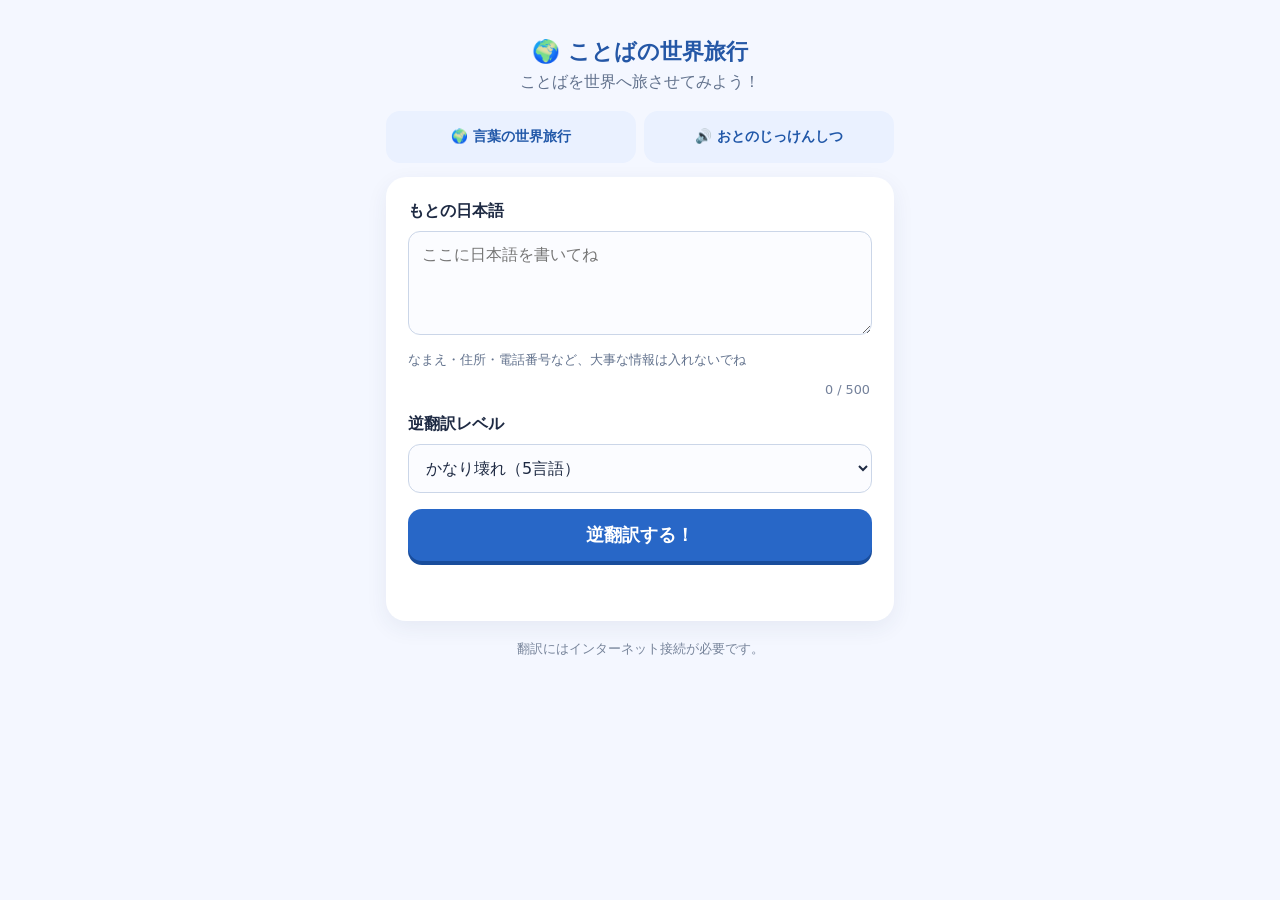
<file: index.html>
<!doctype html>
<html lang="ja">
<head>
<meta charset="utf-8"><meta name="viewport" content="width=device-width,initial-scale=1,viewport-fit=cover"><meta name="theme-color" content="#f4f7ff"><meta name="description" content="ことばをいろいろな言語に旅させる逆翻訳ゲーム"><link rel="manifest" href="manifest.webmanifest"><link rel="icon" href="icon.svg" type="image/svg+xml"><link rel="stylesheet" href="style.css"><title>ことばの世界旅行</title>
</head>
<body><main class="app">
<header><div class="brand">🌍 ことばの世界旅行</div><p class="tagline">ことばを世界へ旅させてみよう！</p></header><nav><button id="tripTab">🌍 言葉の世界旅行</button><button id="labTab">🔊 おとのじっけんしつ</button></nav><div id="tripArea">
<section class="card"><label for="source">もとの日本語</label><textarea id="source" maxlength="500" placeholder="ここに日本語を書いてね" rows="4"></textarea><p class="privacy">なまえ・住所・電話番号など、大事な情報は入れないでね</p><div class="counter"><span id="count">0</span> / 500</div>
<label for="level">逆翻訳レベル</label><select id="level"><option value="3">ちょい壊れ（3言語）</option><option value="5" selected>かなり壊れ（5言語）</option><option value="8">意味不明（8言語）</option><option value="12">カオス（12言語）</option></select>
<button id="go" class="primary">逆翻訳する！</button><div id="status" class="status" aria-live="polite"></div></section>
<section id="resultCard" class="card result-card" hidden><label>逆翻訳した日本語</label><div id="result" class="result">ここに戻ってきた言葉が出るよ</div><button id="soundToggle" class="secondary" hidden aria-expanded="false">🔊 音で遊ぶ！</button><section id="soundArea" hidden><div id="voicePanel"></div><button id="sendLab" class="secondary">🔬 おとのじっけんしつで遊ぶ</button></section><button id="again" class="secondary">もう一回</button><div class="route"><strong>今回の言葉の旅</strong><div id="route"></div></div><details><summary>途中も見る</summary><ol id="steps"></ol></details></section>
<footer>翻訳にはインターネット接続が必要です。<span id="offline" hidden>インターネットにつながったら遊べるよ。</span></footer>
</div><section id="labArea" hidden><button id="backTrip">🌍 世界旅行へもどる</button><iframe id="labFrame" title="おとのじっけんしつ"></iframe></section></main><script src="config.js"></script><script src="speech.js"></script><script src="sound-ui.js" defer></script><script src="app.js" defer></script></body></html>
</file>
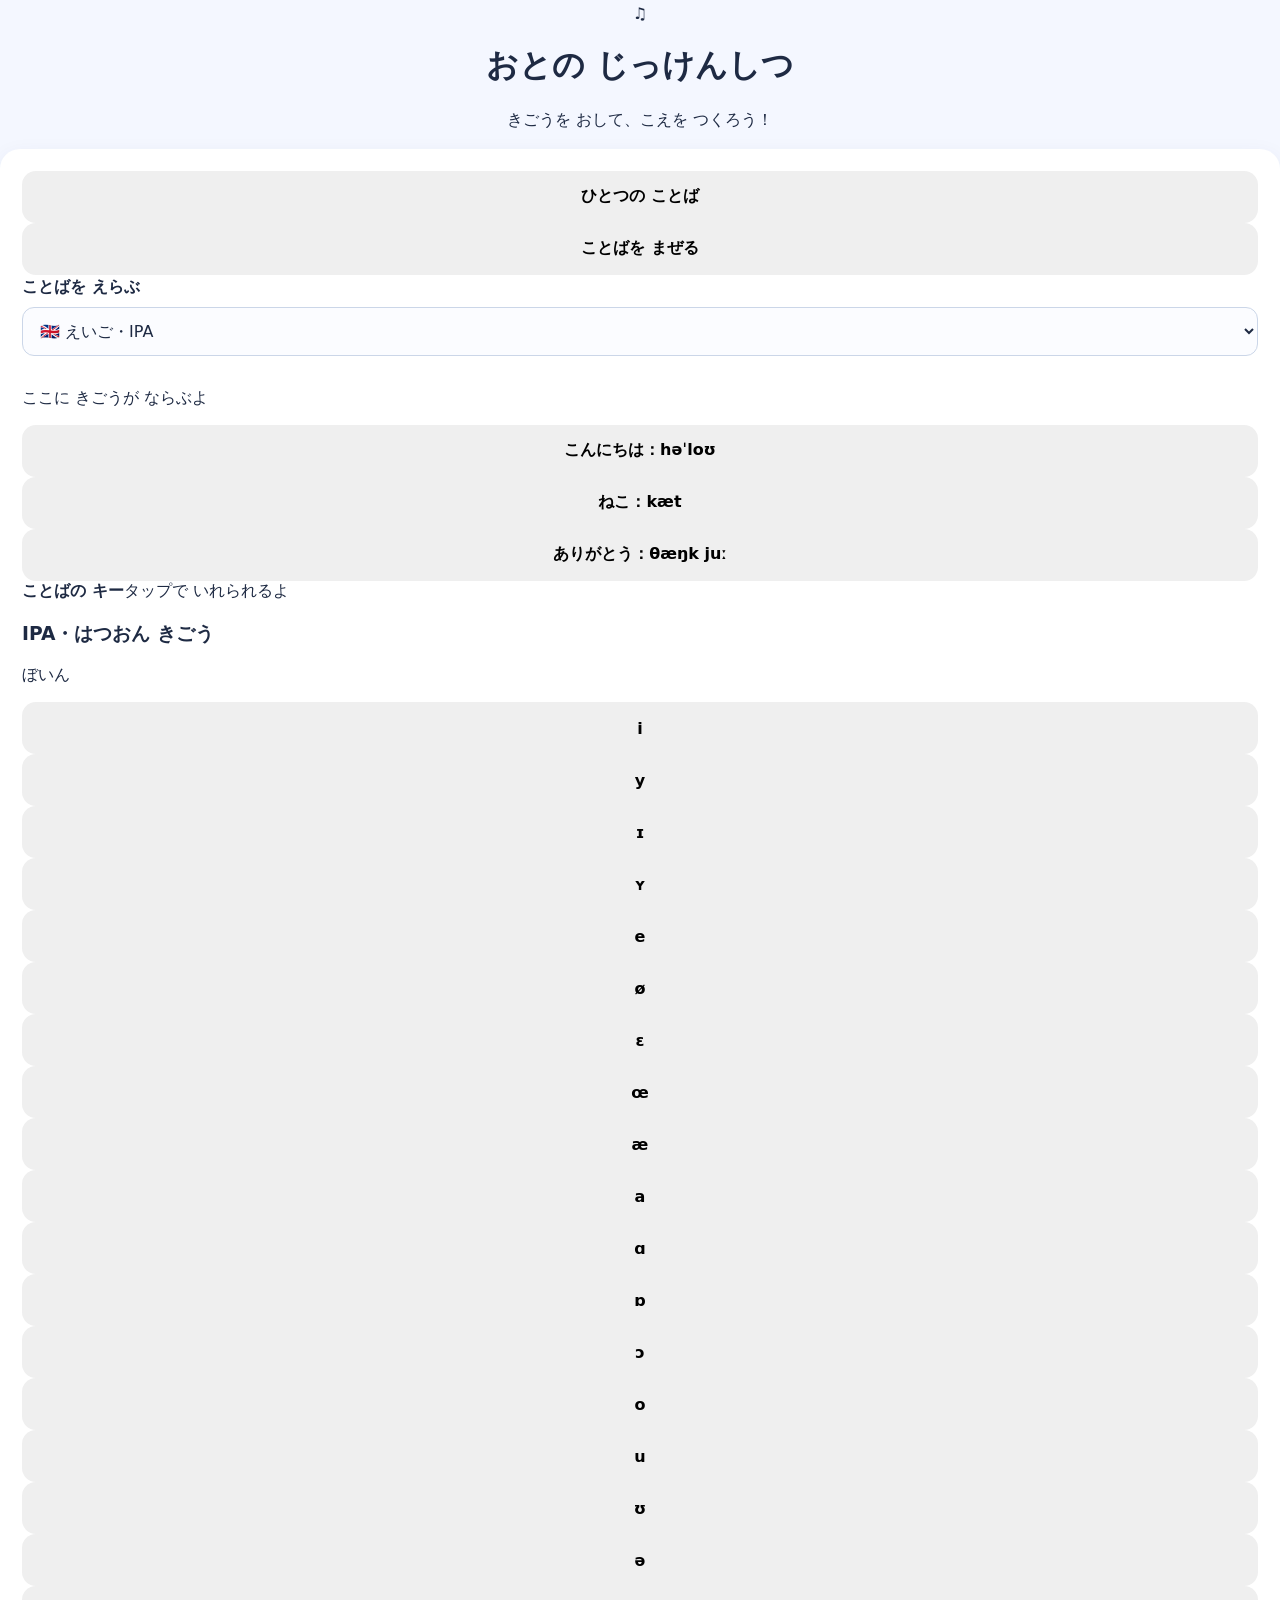
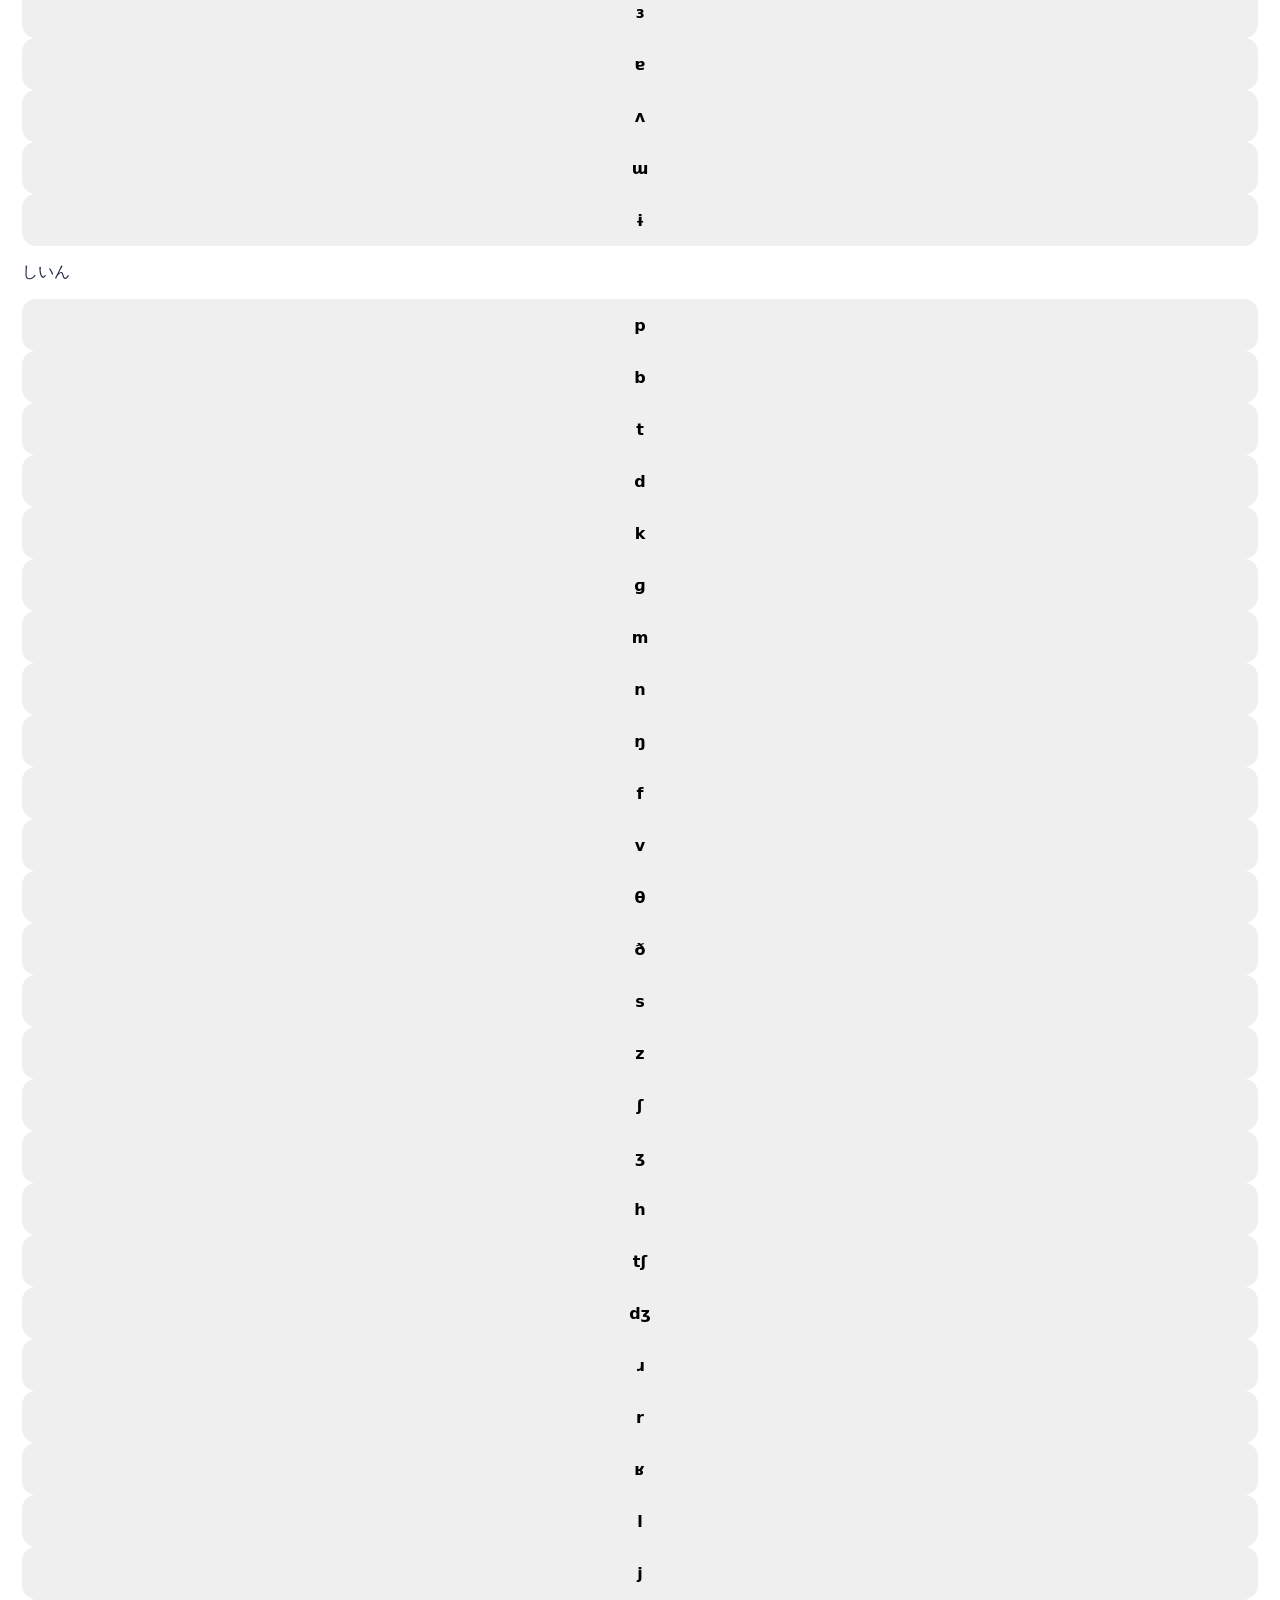
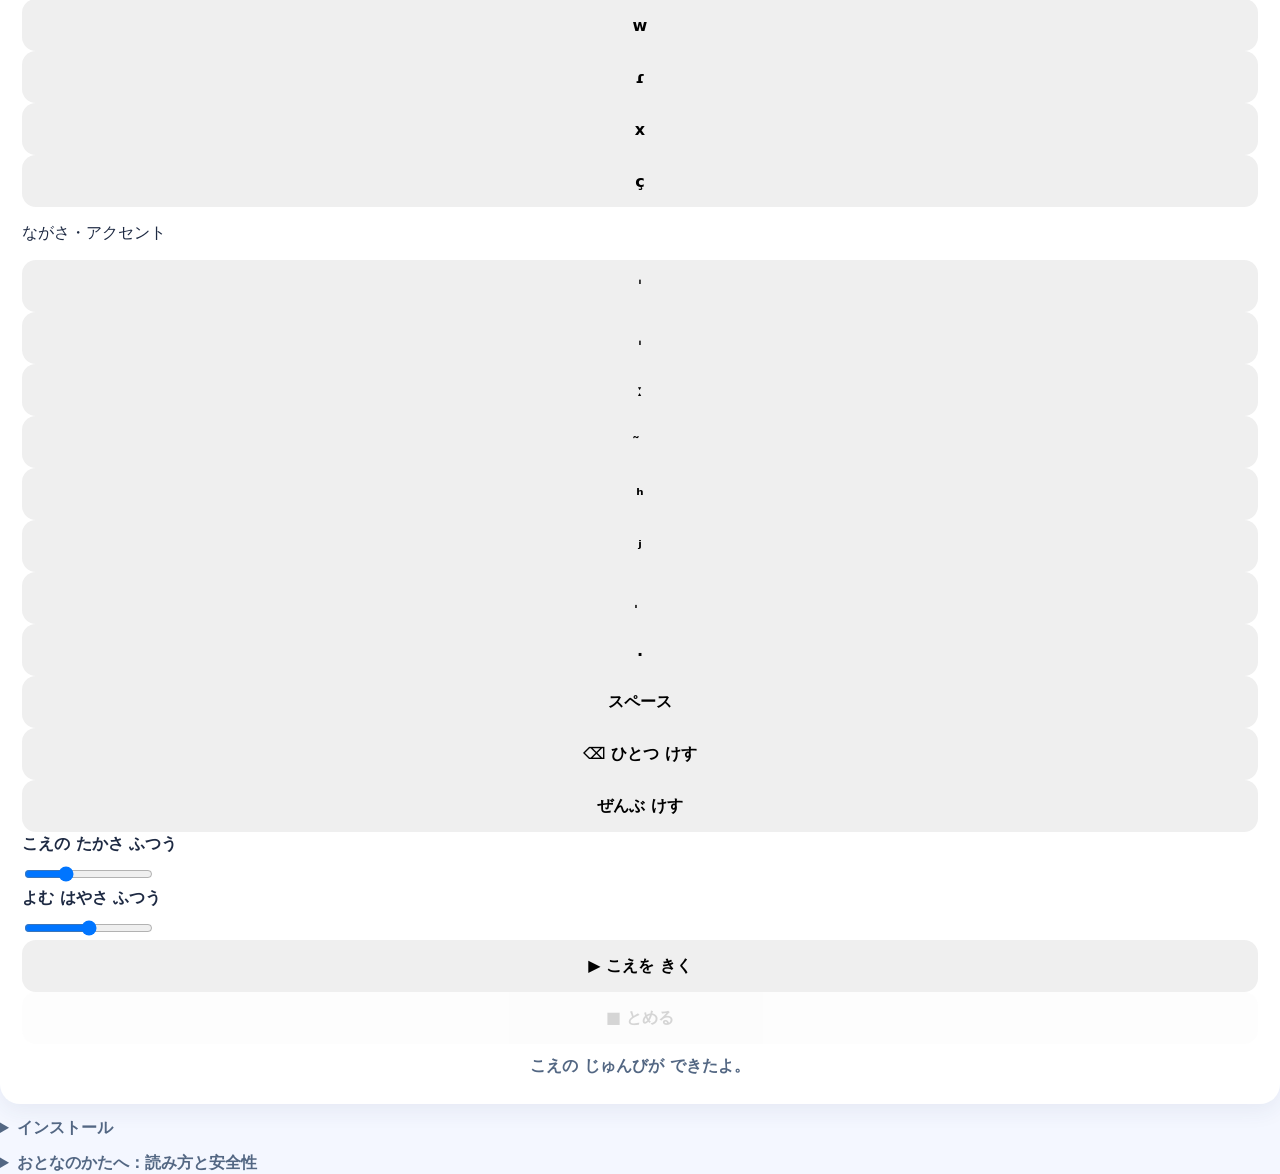
<file: index (6).html>
<!doctype html>
<html lang="ja">
<head>
  <meta charset="utf-8">
  <meta name="viewport" content="width=device-width,initial-scale=1,viewport-fit=cover">
  <meta name="theme-color" content="#176ed4">
  <meta http-equiv="Content-Security-Policy" content="default-src 'none'; script-src 'self'; style-src 'self'; connect-src 'self'; worker-src 'self'; manifest-src 'self'; img-src 'self'; media-src 'none'; font-src 'none'; frame-src 'none'; object-src 'none'; form-action 'none'; base-uri 'none'">
  <meta name="referrer" content="no-referrer">
  <link rel="manifest" href="./manifest.webmanifest">
  <link rel="icon" href="./icons/icon-192.png">
  <link rel="apple-touch-icon" href="./icons/icon-192.png">
  <meta name="apple-mobile-web-app-capable" content="yes">
  <meta name="description" content="発音記号やピンイン、かな、ハングルで音をつくって聞ける、子ども向けの発音あそび。">
  <title>いっちゃんの おとの じっけんしつ</title>
  <link rel="stylesheet" href="./style.css">
</head>
<body>
  <main class="shell">
    <header class="mast"><span class="logo" aria-hidden="true">♫</span><div><h1>おとの じっけんしつ</h1><p>きごうを おして、こえを つくろう！</p></div></header>
    <section class="card work" aria-label="発音をつくる">
      <div class="mode-switch" role="group" aria-label="読み方のモード"><button id="singleMode" class="mode active" type="button" aria-pressed="true">ひとつの ことば</button><button id="mixMode" class="mode" type="button" aria-pressed="false">ことばを まぜる</button></div>
      <div class="editor"><div id="single"><label for="language">ことばを えらぶ</label><select id="language"></select></div><p id="mixHint" hidden>いろいろな キーを、すきな じゅんに おしてね。</p><p id="inputLabel">ここに きごうが ならぶよ</p><div id="symbols" class="symbol-display" role="region" aria-labelledby="inputLabel" aria-live="polite"></div><div id="examples" class="examples"></div></div>
      <div class="keyboard"><div class="keyboard-heading"><strong id="keyboardTitle">はつおん きごう</strong><span>タップで いれられるよ</span></div><div id="keyGroups"></div><div class="keyboard-actions"><button id="spaceKey" type="button">スペース</button><button id="backspaceKey" type="button">⌫ ひとつ けす</button><button id="clearKey" type="button">ぜんぶ けす</button></div></div>
      <div class="controls"><div class="control"><label for="pitch">こえの たかさ <output id="pitchValue">ふつう</output></label><input id="pitch" type="range" min="0.7" max="1.7" step="0.1" value="1"></div><div class="control"><label for="rate">よむ はやさ <output id="rateValue">ふつう</output></label><input id="rate" type="range" min="0.65" max="1.35" step="0.05" value="1"></div></div>
      <div class="playrow"><button id="play" class="play" type="button">▶ こえを きく</button><button id="stop" class="stop" type="button" disabled>■ とめる</button></div>
      <p id="status" class="status" role="status" aria-live="polite">すきな きごうを おしてみよう！</p>
    </section>
    <section hidden class="card history" aria-labelledby="historyTitle"><div class="section-heading"><h2 id="historyTitle">もういちど きく</h2><button id="clearHistory" class="text-button" type="button">きろくを けす</button></div><div id="historyList" class="history-list"></div></section>
    <details class="about"><summary>インストール</summary><button id="installApp" type="button" hidden>ホームがめんに いれる</button><p id="installHelp">Android：Chrome の「︙」→「ホーム画面に追加」→「インストール」。iPhone：Safari の共有 →「ホーム画面に追加」。GitHub Pages の公開URLから開いてください。</p><p id="offlineStatus" role="status"></p></details>
    <details class="about"><summary>おとなのかたへ：読み方と安全性</summary><p>IPA（国際音声記号）は多くの言語の音を表す共通の記号です。ピンインは中国語の発音表記、かなは日本語の表記です。韓国語は子音と母音、必要に応じてパッチムを組み合わせて一文字を作り、韓国語の音声で読みます。IPAは選択言語の綴りにおおまかに変換します。発音や声調の厳密な再現は保証できません。</p><p>初期設定では、ブラウザが「端末内で処理する」と申告した音声だけを自動選択します。該当する声がなければ再生しません。アプリの読み込み・更新時は公開元と通信します。入力をサーバーに送る処理はありません。GitHub Pagesではアクセス時のIPアドレスが記録されます。統合版では履歴は保存しません。ブラウザや端末の内部動作までは、このアプリだけでは検証できません。</p><p>統合版では端末内音声だけを利用し、文章の履歴を保存しません。</p></details>
  </main>
  <script src="./app.js" defer></script>
  
</body>
</html>
</file>
<file: style.css>
:root{font-family:system-ui,-apple-system,"Noto Sans JP",sans-serif;color:#1e2a43;background:#f4f7ff}*{box-sizing:border-box}body{margin:0;min-height:100vh}.app{width:min(100%,540px);margin:auto;padding:calc(18px + env(safe-area-inset-top)) 16px calc(24px + env(safe-area-inset-bottom))}header{text-align:center;margin:4px 0 18px}.brand{font-size:1.4rem;font-weight:800;color:#2457a6}.tagline{margin:5px;color:#62728d}.card{background:white;border-radius:20px;padding:18px;margin:14px 0;box-shadow:0 7px 22px #263b6412}label{display:block;font-weight:750;margin:2px 0 9px}textarea,select{width:100%;font:inherit;border:1px solid #cbd6e8;border-radius:12px;padding:13px;background:#fbfcff;color:#1e2a43}textarea{resize:vertical;min-height:100px}textarea:focus,select:focus{outline:3px solid #cfe0ff;border-color:#4b80d2}.counter{text-align:right;font-size:.8rem;color:#73809a;margin:5px 2px 17px}select{margin-bottom:16px;min-height:48px}button{width:100%;border:0;border-radius:14px;font:inherit;font-weight:800;min-height:52px;cursor:pointer}.primary{background:#2867c7;color:white;font-size:1.15rem;box-shadow:0 4px 0 #194d9c}.primary:active{transform:translateY(2px);box-shadow:0 2px 0 #194d9c}.primary:disabled{opacity:.55;cursor:wait}.secondary{background:#eaf1ff;color:#2057a8;margin-top:12px}.status{text-align:center;min-height:26px;margin:12px 0 0;color:#536783;font-weight:650}.result-card[hidden]{display:none}.result{font-size:1.45rem;line-height:1.65;font-weight:750;white-space:pre-wrap;overflow-wrap:anywhere;margin:10px 0;color:#182c4c}.route{border-top:1px solid #e4eaf3;margin-top:18px;padding-top:14px;font-size:.9rem;color:#536783}.route strong{display:block;margin-bottom:6px;color:#344866}.route div{line-height:1.8}details{margin-top:14px;color:#536783}summary{cursor:pointer;font-weight:700}#steps{padding-left:22px;font-size:.9rem;line-height:1.65}footer{text-align:center;color:#77849a;font-size:.82rem;padding:5px 12px}#offline{display:block;color:#b35a20;font-weight:700;margin-top:5px}@media(min-height:850px){.app{padding-top:32px}.card{padding:22px}}

[hidden],#offline[hidden]{display:none!important}.privacy{font-size:.8rem;color:#62728d}button:disabled{opacity:.55;cursor:wait}

nav{display:flex;gap:8px}nav button{font-size:.85rem;background:#eaf1ff;color:#2057a8}#labFrame{width:100%;height:80vh;border:0}.voice-box label{margin-top:14px}.voice-actions{display:grid;gap:8px;margin-top:12px}.voice-note{font-size:.85rem;color:#62728d}.voice-box button{background:#eaf1ff;color:#2057a8}.voice-box select{margin-bottom:0}
</file>
